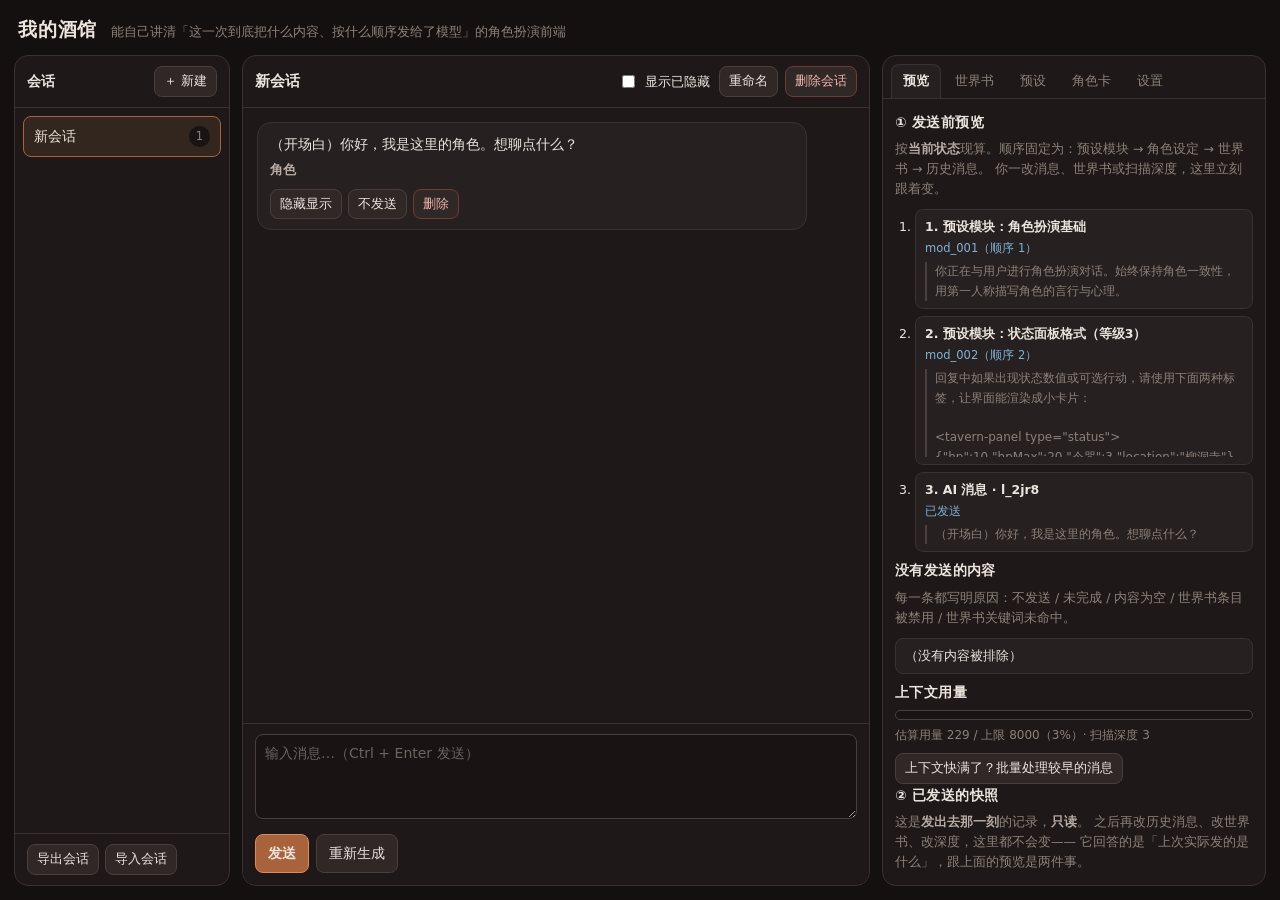
<file: index.html>
<!DOCTYPE html>
<html lang="zh-CN">
<head>
<meta charset="UTF-8">
<meta name="viewport" content="width=device-width, initial-scale=1">
<title>我的酒馆 · My Tavern</title>
<link rel="stylesheet" href="style.css">
</head>
<body>

<!-- 键盘用户跳转用；平时看不见 -->
<a class="skip-link" href="#input">跳到输入框</a>

<header class="app-head">
  <h1>我的酒馆</h1>
  <p class="sub">能自己讲清「这一次到底把什么内容、按什么顺序发给了模型」的角色扮演前端</p>
</header>

<div class="layout">

  <!-- ================= 左栏：会话 ================= -->
  <aside class="col col-left" aria-label="会话列表">
    <div class="col-head">
      <h2>会话</h2>
      <button id="btn-new-session" type="button" class="small">＋ 新建</button>
    </div>

    <ul id="session-list" class="session-list"></ul>

    <div class="col-foot">
      <button id="btn-export" type="button" class="small">导出会话</button>
      <button id="btn-import" type="button" class="small">导入会话</button>
      <!-- 真正的文件选择框藏着，由按钮点它 -->
      <input id="file-import" type="file" accept=".json,application/json" hidden>
    </div>
  </aside>

  <!-- ================= 中栏：对话 ================= -->
  <main class="col col-mid">
    <div class="chat-head">
      <h2 id="session-title">（没有会话）</h2>
      <div class="chat-head-actions">
        <label class="switch">
          <input id="chk-show-hidden" type="checkbox">
          <span>显示已隐藏</span>
        </label>
        <button id="btn-rename" type="button" class="small">重命名</button>
        <button id="btn-delete-session" type="button" class="small danger">删除会话</button>
      </div>
    </div>

    <!-- role=log + aria-live：新增消息会被读屏软件念出来 -->
    <div id="message-list" class="message-list"
         role="log" aria-live="polite" aria-relevant="additions text"></div>

    <div class="composer">
      <label for="input" class="sr-only">输入消息</label>
      <textarea id="input" rows="3" placeholder="输入消息…（Ctrl + Enter 发送）"></textarea>
      <div class="composer-actions">
        <button id="btn-send" type="button" class="primary">发送</button>
        <button id="btn-stop" type="button" class="danger" hidden>中止</button>
        <button id="btn-retry" type="button">重新生成</button>
      </div>
    </div>
  </main>

  <!-- ================= 右栏：预览 / 世界书 / 预设 / 角色卡 / 设置 ================= -->
  <aside class="col col-right" aria-label="请求预览与配置">

    <div class="tabs" role="tablist">
      <button class="tab is-active" type="button" data-tab="preview"  role="tab">预览</button>
      <button class="tab"           type="button" data-tab="worldbook" role="tab">世界书</button>
      <button class="tab"           type="button" data-tab="presets"  role="tab">预设</button>
      <button class="tab"           type="button" data-tab="card"     role="tab">角色卡</button>
      <button class="tab"           type="button" data-tab="settings" role="tab">设置</button>
    </div>

    <!-- ---------- 预览 ---------- -->
    <section class="tab-pane is-active" data-pane="preview" aria-label="请求预览">
      <h3>① 发送前预览</h3>
      <p class="hint">
        按<strong>当前状态</strong>现算。顺序固定为：预设模块 → 角色设定 → 世界书 → 历史消息。
        你一改消息、世界书或扫描深度，这里立刻跟着变。
      </p>
      <ol id="preview-sent" class="preview-list"></ol>

      <h3>没有发送的内容</h3>
      <p class="hint">
        每一条都写明原因：不发送 / 未完成 / 内容为空 /
        世界书条目被禁用 / 世界书关键词未命中。
      </p>
      <ul id="preview-notsent" class="preview-list notsent"></ul>

      <h3>上下文用量</h3>
      <div class="usage-bar">
        <div id="usage-fill" class="usage-fill"></div>
      </div>
      <p id="usage-text" class="usage-text">还没发送过请求</p>
      <button id="btn-clean-context" type="button" class="small">
        上下文快满了？批量处理较早的消息
      </button>

      <h3>② 已发送的快照</h3>
      <p class="hint">
        这是<strong>发出去那一刻</strong>的记录，<strong>只读</strong>。
        之后再改历史消息、改世界书、改深度，这里都不会变——
        它回答的是「上次实际发的是什么」，跟上面的预览是两件事。
      </p>
      <div id="snapshot-list" class="snap-list"></div>
    </section>

    <!-- ---------- 世界书 ---------- -->
    <section class="tab-pane" data-pane="worldbook" aria-label="世界书">
      <div class="pane-head">
        <h3>世界书</h3>
        <button id="btn-add-entry" type="button" class="small">＋ 新增</button>
      </div>

      <label class="field" for="cfg-depth-wb">
        <span class="mini-label">扫描深度 N（只看最近 N 条消息 + 本次待发送的那条）</span>
      </label>
      <input id="cfg-depth-wb" type="number" min="0" step="1">

      <p class="hint">
        匹配规则：单条消息内做子串包含，<strong>不跨消息拼接</strong>；
        禁用的条目永远排除，常驻的条目直接入选；
        同一优先级下按 ASCII ID 升序，每个条目最多插入一次。
      </p>

      <div id="worldbook-list" class="wb-list"></div>
    </section>

    <!-- ---------- 预设 ---------- -->
    <section class="tab-pane" data-pane="presets" aria-label="提示词预设">
      <h3>提示词预设</h3>

      <label class="field" for="cfg-active-preset">
        <span class="mini-label">当前使用的预设</span>
      </label>
      <select id="cfg-active-preset"></select>

      <div class="row">
        <button id="btn-add-module" type="button" class="small">＋ 模块</button>
        <button id="btn-export-preset" type="button" class="small">导出预设</button>
        <button id="btn-import-preset" type="button" class="small">导入预设</button>
        <input id="file-preset" type="file" accept=".json,application/json" hidden>
      </div>

      <p class="hint">
        启用的模块按「顺序」从小到大拼在请求最前面。
        只要导入的 JSON 符合本应用的格式，<strong>不用改一行业务代码</strong>就能直接用。
      </p>

      <div id="module-list" class="wb-list"></div>
    </section>

    <!-- ---------- 角色卡 ---------- -->
    <section class="tab-pane" data-pane="card" aria-label="角色卡">
      <div class="pane-head">
        <h3>角色卡（Character Card V2 子集）</h3>
      </div>

      <div class="row">
        <button id="btn-import-card" type="button" class="small">导入（JSON / PNG）</button>
        <button id="btn-export-card" type="button" class="small">导出</button>
        <input id="file-card" type="file"
               accept=".json,.png,application/json,image/png" hidden>
      </div>

      <p class="hint">
        只实现一个<strong>明确子集</strong>：名称 / 描述 / 开场白 / 内嵌世界书。
        不认识的字段和未知 extensions <strong>全部原样保留</strong>，导出时写回去。
      </p>

      <div id="card-info" class="tp-grid"></div>

      <h4>字段映射（角色卡 → 本应用）</h4>
      <div id="card-map" class="map-table"></div>

      <h4>被忽略的运行规则（如实说明兼容范围）</h4>
      <div id="card-ignored" class="map-table"></div>
    </section>

    <!-- ---------- 设置 ---------- -->
    <section class="tab-pane" data-pane="settings" aria-label="设置">
      <h3>设置</h3>

      <label class="field" for="cfg-apiBase"><span class="mini-label">API 地址（OpenAI 兼容）</span></label>
      <input id="cfg-apiBase" type="text" placeholder="https://example.com/v1">

      <label class="field" for="cfg-apiKey"><span class="mini-label">API Key</span></label>
      <input id="cfg-apiKey" type="password" placeholder="sk-…">

      <label class="field" for="cfg-model"><span class="mini-label">模型名</span></label>
      <input id="cfg-model" type="text">

      <label class="field" for="cfg-ctxLimit"><span class="mini-label">上下文上限（估算 token）</span></label>
      <input id="cfg-ctxLimit" type="number" min="500" step="500">

      <label class="switch">
        <input id="cfg-stream" type="checkbox">
        <span>流式输出</span>
      </label>

      <label class="switch">
        <input id="cfg-mock" type="checkbox">
        <span>模拟回复（不联网，也能演示世界书和面板）</span>
      </label>

      <label class="switch">
        <input id="cfg-proxy" type="checkbox">
        <span>走本地代理 serve.py（被 CORS 拦住时勾上）</span>
      </label>

      <button id="btn-save-config" type="button" class="primary">保存设置</button>
    </section>

  </aside>
</div>

<!-- ⚠️ 必须放在最后：tavern.js 末尾会立刻调用 init()，
     它要求此时所有 DOM 元素都已经存在。 -->
<script src="tavern.js"></script>
</body>
</html>
</file>
<file: style.css>
/* ============================================================
 * 我的酒馆 · style.css
 *
 * 设计上只坚持一件事：
 *   「界面隐藏」「不发送」「删除」这三种状态必须是三个样子。
 *   因为题目最容易考的点就是——用户以为它们一样，其实完全不一样。
 *     · 界面隐藏 = 看不见，但仍然会发给 AI
 *     · 不发送   = 看得见，但 AI 读不到
 *     · 删除     = 没了，不可恢复
 * ============================================================ */

:root {
  --bg:       #14100f;
  --panel:    #1e1918;
  --panel-2:  #262020;
  --panel-3:  #2f2827;
  --line:     #3a3130;
  --line-2:   #4a3f3d;
  --text:     #ece4df;
  --text-dim: #b9aca5;
  --muted:    #8d807a;
  --accent:   #d98c5f;
  --accent-d: #a8623c;
  --blue:     #7fb3d5;
  --danger:   #e0604f;
  --warn:     #e5b24f;
  --ok:       #7ec98a;
  --radius:   14px;
  --radius-s: 8px;
}

* { box-sizing: border-box; }

html, body { height: 100%; }

body {
  margin: 0;
  display: flex;
  flex-direction: column;
  height: 100vh;
  overflow: hidden;
  background: var(--bg);
  color: var(--text);
  font: 14px/1.65 "Segoe UI", "Microsoft YaHei", "PingFang SC",
        system-ui, -apple-system, sans-serif;
}

/* 键盘可见焦点：题目里无障碍那一条的落点 */
:focus-visible {
  outline: 3px solid var(--accent);
  outline-offset: 2px;
  border-radius: 4px;
}

.sr-only {
  position: absolute; width: 1px; height: 1px;
  padding: 0; margin: -1px; overflow: hidden;
  clip: rect(0 0 0 0); white-space: nowrap; border: 0;
}

/* 平时藏起来，Tab 到它才出现 */
.skip-link {
  position: absolute; left: 8px; top: -60px; z-index: 99;
  background: var(--accent); color: #201512;
  padding: 8px 14px; border-radius: 0 0 8px 8px; font-weight: 700;
  text-decoration: none; transition: top .15s;
}
.skip-link:focus { top: 0; }


/* ---------------- 顶栏 ---------------- */

.app-head {
  flex: 0 0 auto;
  padding: 14px 18px 10px;
  display: flex; align-items: baseline; gap: 14px; flex-wrap: wrap;
}
.app-head h1 {
  margin: 0; font-size: 19px; letter-spacing: .04em;
}
.app-head .sub {
  margin: 0; color: var(--muted); font-size: 12.5px;
}


/* ---------------- 三栏布局 ---------------- */

.layout {
  flex: 1 1 auto;
  min-height: 0;
  display: grid;
  grid-template-columns: 216px minmax(0, 1fr) 384px;
  gap: 12px;
  padding: 0 14px 14px;
}

.col {
  min-height: 0;
  display: flex;
  flex-direction: column;
  background: var(--panel);
  border: 1px solid var(--line);
  border-radius: var(--radius);
  overflow: hidden;
}

.col-head, .pane-head {
  flex: 0 0 auto;
  display: flex; align-items: center; justify-content: space-between;
  gap: 8px; padding: 10px 12px; border-bottom: 1px solid var(--line);
}
.col-head h2, .pane-head h3 { margin: 0; font-size: 14px; letter-spacing: .03em; }

.col-foot {
  flex: 0 0 auto;
  display: flex; gap: 6px; padding: 10px 12px;
  border-top: 1px solid var(--line);
}

/* 窄屏时改成上下堆叠，别把中间压没 */
@media (max-width: 1080px) {
  body { overflow: auto; height: auto; }
  .layout { grid-template-columns: 1fr; }
  .col { max-height: 76vh; }
}


/* ---------------- 控件 ---------------- */

button {
  font: inherit;
  color: var(--text);
  background: var(--panel-3);
  border: 1px solid var(--line-2);
  border-radius: var(--radius-s);
  padding: 7px 12px;
  cursor: pointer;
  transition: background .12s, border-color .12s;
}
button:hover { background: #3a3230; border-color: #5b4d4a; }
button:disabled { opacity: .45; cursor: not-allowed; }

button.small { padding: 4px 9px; font-size: 12.5px; }
button.primary { background: var(--accent-d); border-color: var(--accent); font-weight: 700; }
button.primary:hover { background: var(--accent); color: #201512; }
button.danger { border-color: #6d3a34; color: #f0b3aa; }
button.danger:hover { background: #4a2320; }

input[type="text"], input[type="password"], input[type="number"],
select, textarea {
  font: inherit;
  width: 100%;
  color: var(--text);
  background: #191413;
  border: 1px solid var(--line-2);
  border-radius: var(--radius-s);
  padding: 7px 9px;
  resize: vertical;
}
input::placeholder, textarea::placeholder { color: #6d6260; }
select { cursor: pointer; }

.field { display: block; margin: 10px 0 4px; }
.field + input, .field + select { margin-bottom: 6px; }

.mini-label {
  display: block;
  font-size: 11.5px; letter-spacing: .04em; color: var(--muted);
}

.row { display: flex; align-items: center; gap: 8px; flex-wrap: wrap; margin-bottom: 8px; }

.switch {
  display: inline-flex; align-items: center; gap: 7px;
  font-size: 13px; cursor: pointer; user-select: none;
  padding: 3px 2px;
}
.switch input { width: auto; accent-color: var(--accent); }

.hint {
  margin: 6px 0 10px;
  font-size: 12.5px; line-height: 1.6; color: var(--muted);
}
.hint strong { color: var(--text-dim); }


/* ---------------- 左栏：会话列表 ---------------- */

.session-list { flex: 1 1 auto; min-height: 0; overflow-y: auto; margin: 0; padding: 8px; list-style: none; }
.session-list li {
  display: flex; align-items: center; justify-content: space-between; gap: 8px;
  padding: 8px 10px; margin-bottom: 5px;
  border: 1px solid transparent; border-radius: var(--radius-s);
  cursor: pointer;
}
.session-list li:hover { background: var(--panel-2); }
.session-list li.is-current {
  background: #33261f; border-color: var(--accent-d);
}
.session-list li .name { overflow: hidden; text-overflow: ellipsis; white-space: nowrap; }
.session-list li .count {
  flex: 0 0 auto; font-size: 11.5px; color: var(--muted);
  background: #191413; border-radius: 999px; padding: 1px 7px;
}


/* ---------------- 中栏：对话 ---------------- */

.chat-head {
  flex: 0 0 auto;
  display: flex; align-items: center; justify-content: space-between;
  gap: 10px; flex-wrap: wrap;
  padding: 10px 12px; border-bottom: 1px solid var(--line);
}
.chat-head h2 { margin: 0; font-size: 15px; }
.chat-head-actions { display: flex; align-items: center; gap: 7px; flex-wrap: wrap; }

.message-list {
  flex: 1 1 auto; min-height: 0;
  overflow-y: auto;
  padding: 14px 14px 6px;
  scroll-behavior: smooth;
}

.msg {
  margin-bottom: 12px; padding: 10px 12px;
  background: var(--panel-2);
  border: 1px solid var(--line);
  border-radius: var(--radius);
  max-width: 92%;
}
.msg.user { margin-left: auto; background: #2b2320; }
.msg.assistant { margin-right: auto; }

.msg .meta {
  font-size: 12px; color: var(--muted); margin-bottom: 5px;
  display: flex; gap: 8px; align-items: baseline;
}
.msg .meta strong { color: var(--text-dim); font-size: 12.5px; }

.msg .body {
  margin: 0 0 4px;
  white-space: pre-wrap;      /* 保留模型输出里的换行 */
  overflow-wrap: anywhere;    /* 长链接、长英文单词不会撑破容器 */
}

.msg-actions { display: flex; gap: 6px; flex-wrap: wrap; margin-top: 8px; }


/* ===== 三种状态，三个样子 ===== */

/* ① 界面隐藏：看不见它，但它照样发给 AI */
.msg.is-hidden {
  border-style: dashed;
  border-color: #6b5a4c;
  background: #221d19;
}
.msg.is-hidden .body { opacity: .5; }
.msg.is-hidden::before {
  content: "已隐藏（仍会发给 AI）";
  display: inline-block; margin-bottom: 7px;
  font-size: 11px; letter-spacing: .04em;
  color: #e2caa8; background: #3a2f26;
  border: 1px dashed #816a52; border-radius: 6px;
  padding: 2px 7px;
}

/* ② 不发送：看得见它，但 AI 读不到 */
.msg.is-excluded {
  background: #2a1c1a;
  border-color: #7d3a31;
  border-left: 4px solid var(--danger);
}
.msg.is-excluded::before {
  content: "不发送（AI 读不到）";
  display: inline-block; margin-bottom: 7px;
  font-size: 11px; letter-spacing: .04em;
  color: #ffd8d1; background: #4a2320;
  border: 1px solid #8b3d34; border-radius: 6px;
  padding: 2px 7px;
}

/* ④ 同时「隐藏」+「不发送」：以【不发送】为主 —— 它是更强的那个状态。
   必须显式写这一条：不然 .is-hidden 的 dashed 边框会漏过来，
   界面看起来像「按了没反应」。演示流程恰好是「先隐藏，再不发送」，
   所以这个组合状态一定会被看到。 */
.msg.is-hidden.is-excluded {
  border-style: solid;
  border-color: #7d3a31;
  border-left: 4px solid var(--danger);
}
.msg.is-hidden.is-excluded .body { opacity: 1; }   /* 它不是「看不见」，是「不发」 */
.msg.is-hidden.is-excluded::before {
  content: "不发送（AI 读不到）· 同时也已隐藏";
}

/* ③ 已中断：刷新把没生成完的那条杀掉了 */
.msg.is-interrupted { border-color: #6a5323; }
.msg.is-interrupted::after {
  content: "已中断（刷新导致生成中断）";
  display: block; margin-top: 7px;
  font-size: 11px; color: #f0d79a;
}
.msg.is-generating .body::after {
  content: "▌";
  animation: blink 1s steps(2, start) infinite;
  color: var(--accent);
}
@keyframes blink { to { visibility: hidden; } }


/* ---------------- 输入区 ---------------- */

.composer {
  flex: 0 0 auto;
  padding: 10px 12px 12px;
  border-top: 1px solid var(--line);
  background: var(--panel);
}
.composer textarea { min-height: 62px; max-height: 220px; }
.composer-actions { display: flex; gap: 7px; margin-top: 8px; }


/* ---------------- 右栏：标签页 ---------------- */

.col-right { overflow: hidden; }

.tabs {
  flex: 0 0 auto;
  display: flex; gap: 2px; padding: 8px 8px 0;
  border-bottom: 1px solid var(--line);
  overflow-x: auto;
}
.tab {
  flex: 0 0 auto;
  background: transparent; border: 1px solid transparent; border-bottom: none;
  border-radius: 8px 8px 0 0;
  padding: 6px 11px; font-size: 12.5px; color: var(--muted);
}
.tab:hover { background: var(--panel-2); color: var(--text); }
.tab.is-active {
  background: var(--panel-2); color: var(--text);
  border-color: var(--line); border-bottom: 1px solid var(--panel-2);
  margin-bottom: -1px; font-weight: 700;
}

.tab-pane { display: none; }
.tab-pane.is-active {
  display: block;
  flex: 1 1 auto; min-height: 0; overflow-y: auto;
  padding: 12px;
}
.tab-pane h3 { margin: 0 0 6px; font-size: 13.5px; letter-spacing: .03em; }
.tab-pane h4 {
  margin: 16px 0 6px; font-size: 12.5px; color: var(--text-dim);
  letter-spacing: .03em;
}
.tab-pane h3 + .hint { margin-top: 0; }


/* ---------------- 请求预览 ---------------- */

.preview-list { margin: 0 0 6px; padding-left: 20px; }
.preview-list li {
  margin-bottom: 7px; padding: 7px 9px;
  background: var(--panel-2); border: 1px solid var(--line);
  border-radius: var(--radius-s); font-size: 12.5px;
}
.preview-list li .src { display: block; font-weight: 700; }
.preview-list li .why {
  display: block; color: var(--blue); font-size: 11.5px; margin: 1px 0 4px;
}
.preview-list li .txt {
  display: block; color: var(--muted); font-size: 12px;
  max-height: 88px; overflow: auto; white-space: pre-wrap;
  border-left: 2px solid var(--line-2); padding-left: 8px;
  overflow-wrap: anywhere;
}
.preview-list.notsent { list-style: none; padding-left: 0; }
.preview-list.notsent li { display: flex; gap: 8px; align-items: baseline; flex-wrap: wrap; }
.reason-tag {
  flex: 0 0 auto;
  font-size: 11px; color: #ffd8d1; background: #4a2320;
  border: 1px solid #8b3d34; border-radius: 6px; padding: 1px 7px;
}

.usage-bar {
  height: 10px; border-radius: 999px; overflow: hidden;
  background: #191413; border: 1px solid var(--line-2);
}
.usage-fill { height: 100%; width: 0; background: var(--ok); transition: width .2s; }
.usage-fill.is-warn { background: var(--warn); }
.usage-fill.is-over { background: var(--danger); }
.usage-text { margin: 6px 0 8px; font-size: 12px; color: var(--muted); white-space: pre-wrap; }


/* ---------------- 已发送的快照（只读列表） ---------------- */

.snap-list { display: flex; flex-direction: column; gap: 6px; }

.snap {
  border: 1px solid var(--line);
  border-radius: var(--radius-s);
  background: #1b1716;
  overflow: hidden;
}
.snap > summary {
  cursor: pointer;
  padding: 7px 10px;
  font-size: 12px; color: var(--text-dim);
  list-style: none;                 /* 去掉默认三角，换成下面自己画的 */
}
.snap > summary::-webkit-details-marker { display: none; }
.snap > summary::before { content: "▸ "; color: var(--accent); }
.snap[open] > summary::before { content: "▾ "; }
.snap[open] > summary { color: var(--text); border-bottom: 1px solid var(--line); }
.snap:hover > summary { background: var(--panel-2); }
.snap .preview-list { padding: 9px 10px 4px 26px; }


/* ---------------- 世界书 / 预设的条目卡片 ---------------- */

.wb-list { display: flex; flex-direction: column; gap: 10px; }

.wb-entry {
  padding: 10px; border: 1px solid var(--line);
  border-left: 3px solid var(--accent-d);
  border-radius: var(--radius-s); background: var(--panel-2);
}
.wb-entry.is-off { opacity: .55; border-left-color: var(--muted); }
.wb-entry .row:last-child { margin-bottom: 0; }
.wb-entry input[type="text"] { flex: 1 1 90px; width: auto; min-width: 0; }
.wb-entry textarea { min-height: 56px; font-size: 12.5px; }


/* ---------------- <tavern-panel> 渲染出来的小卡片 ---------------- */

.tpanel {
  margin: 8px 0;
  border: 1px solid var(--line-2);
  border-radius: var(--radius-s);
  background: #1a1614;
  overflow: hidden;
}
.tpanel-title {
  padding: 5px 10px;
  font-size: 11.5px; letter-spacing: .06em; color: var(--accent);
  background: #241d19; border-bottom: 1px solid var(--line);
}

.tp-grid { display: flex; flex-direction: column; gap: 5px; padding: 9px 10px; }

.tp-cell { display: flex; gap: 10px; align-items: baseline; font-size: 12.5px; }
.tp-key { flex: 0 0 84px; color: var(--muted); }
.tp-val { flex: 1 1 auto; overflow-wrap: anywhere; }

/* HP 血条：数据里同时有 hp 和 hpMax 才画 */
.hp-label { font-size: 12px; color: var(--text-dim); }
.hp-bar {
  height: 9px; border-radius: 999px; overflow: hidden;
  background: #3a2320; border: 1px solid #55332c;
}
.hp-fill {
  height: 100%; background: linear-gradient(90deg, #d05a48, #e79a6a);
  transition: width .25s;
}

.tp-choices { display: flex; flex-wrap: wrap; gap: 7px; padding: 10px; }
.tp-choice {
  font-size: 12.5px;
  background: #2b3830; border-color: #4a6a54; color: #cfe9d6;
}
.tp-choice:hover { background: #38493e; border-color: #6a8f76; }

/* 解析失败：提示 + 原文一字不少 */
.tp-problem {
  margin: 8px 0;
  border: 1px solid #8a6a24;
  border-radius: var(--radius-s);
  background: #2a2313;
  overflow: hidden;
}
.tp-problem-head {
  padding: 6px 10px;
  font-size: 12px; color: #f4dc9a;
  background: #38301a; border-bottom: 1px solid #6d561d;
}
.tp-problem-raw {
  margin: 0; padding: 9px 10px;
  font-family: Consolas, "Cascadia Mono", monospace;
  font-size: 12px; color: #cbbf9a;
  white-space: pre-wrap; overflow-wrap: anywhere;
  max-height: 200px; overflow: auto;
}


/* ---------------- 角色卡的字段映射表 ---------------- */

.map-table { display: flex; flex-direction: column; gap: 5px; }
.map-row {
  display: flex; gap: 7px; align-items: baseline; flex-wrap: wrap;
  font-size: 12px;
  padding: 6px 8px;
  background: var(--panel-2); border: 1px solid var(--line);
  border-radius: 6px;
}
.map-row code {
  font-family: Consolas, "Cascadia Mono", monospace;
  color: #e9c9a8; background: #191413;
  border-radius: 4px; padding: 1px 5px;
}
.map-arrow { color: var(--muted); }
.map-note { flex: 1 1 100%; color: var(--muted); font-size: 11.5px; }


/* ---------------- 滚动条 ---------------- */

* { scrollbar-width: thin; scrollbar-color: #4a3f3d transparent; }
*::-webkit-scrollbar { width: 9px; height: 9px; }
*::-webkit-scrollbar-thumb { background: #4a3f3d; border-radius: 999px; }
*::-webkit-scrollbar-track { background: transparent; }
</file>
